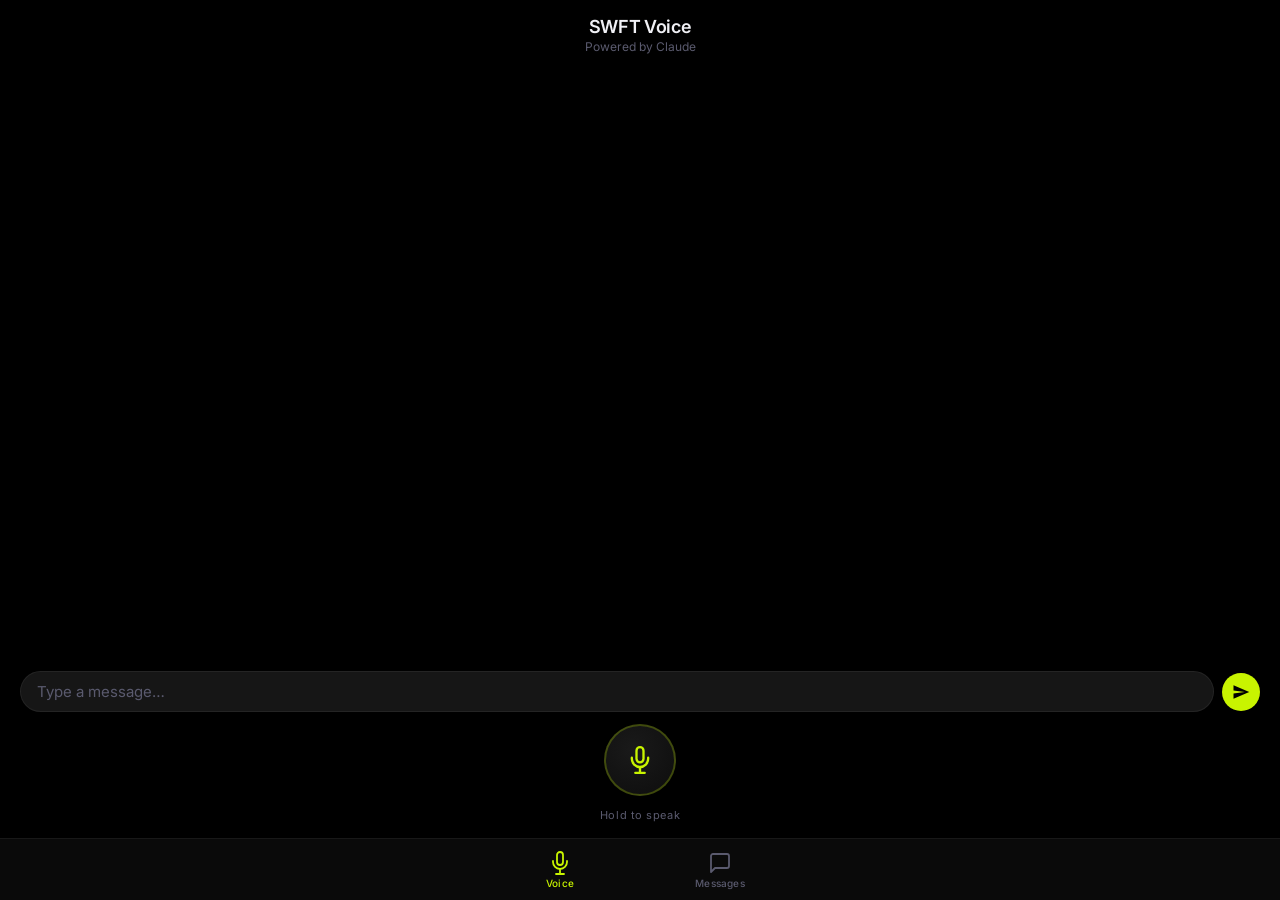
<file: index.html>
<!DOCTYPE html>
<html lang="en">
<head>
<meta charset="UTF-8">
<meta name="viewport" content="width=device-width, initial-scale=1.0, maximum-scale=1.0, user-scalable=no, viewport-fit=cover">
<title>SWFT Voice</title>
<link href="https://fonts.googleapis.com/css2?family=Inter:wght@300;400;500;600;700&display=swap" rel="stylesheet">
<style>
:root{--bg:#000;--surface:#0a0a0a;--surface2:#161616;--border:rgba(255,255,255,.06);--accent:#c8f400;--accent-dim:rgba(200,244,0,.25);--accent-glow:rgba(200,244,0,.12);--text:#f0f0f5;--text-sec:#8e8e93;--muted:#5a5a6e;--blue:#0b84fe;--gray:#2c2c2e;--red:#ff453a;--font:'Inter',-apple-system,BlinkMacSystemFont,sans-serif}
*{margin:0;padding:0;box-sizing:border-box;-webkit-tap-highlight-color:transparent}
html,body{height:100%;overflow:hidden}
body{background:var(--bg);color:var(--text);font-family:var(--font)}
#app{height:100%;display:flex;flex-direction:column}

@keyframes glow{0%,100%{box-shadow:0 0 20px rgba(200,244,0,.15),0 0 60px rgba(200,244,0,.08)}50%{box-shadow:0 0 30px rgba(200,244,0,.25),0 0 80px rgba(200,244,0,.15)}}
@keyframes rec-pulse{0%,100%{transform:scale(1)}50%{transform:scale(1.12)}}
@keyframes rec-ring{0%{transform:scale(1);opacity:.5}100%{transform:scale(2.2);opacity:0}}
@keyframes slide-up{from{opacity:0;transform:translateY(10px)}to{opacity:1;transform:translateY(0)}}
@keyframes dot-bounce{0%,60%,100%{opacity:.3;transform:translateY(0)}30%{opacity:1;transform:translateY(-4px)}}

.tab-bar{display:flex;justify-content:center;background:var(--surface);border-top:1px solid var(--border);padding:8px 0;padding-bottom:max(8px,env(safe-area-inset-bottom));flex-shrink:0}
.tab-btn{flex:1;max-width:160px;display:flex;flex-direction:column;align-items:center;gap:3px;background:none;border:none;color:var(--muted);font:500 10px/1 var(--font);letter-spacing:.02em;cursor:pointer;padding:4px 0;transition:color .2s}
.tab-btn svg{width:24px;height:24px;fill:none;stroke:currentColor;stroke-width:1.8;stroke-linecap:round;stroke-linejoin:round}
.tab-btn.active{color:var(--accent)}
.page{flex:1;display:flex;flex-direction:column;overflow:hidden;min-height:0}

.v-header{text-align:center;padding:16px 20px 8px;flex-shrink:0}
.v-header h1{font-size:18px;font-weight:600;letter-spacing:-.02em}
.v-header p{font-size:12px;color:var(--muted);margin-top:2px}
.v-thread{flex:1;overflow-y:auto;padding:12px 20px;display:flex;flex-direction:column;gap:10px;min-height:0;-webkit-mask-image:linear-gradient(to bottom,transparent 0%,#000 8%,#000 100%);mask-image:linear-gradient(to bottom,transparent 0%,#000 8%,#000 100%)}
.v-thread::-webkit-scrollbar{display:none}

.bubble{max-width:82%;padding:10px 14px;border-radius:18px;font-size:14px;line-height:1.45;animation:slide-up .25s ease-out}
.bubble.user{align-self:flex-end;background:var(--blue);color:#fff;border-bottom-right-radius:6px}
.bubble.ai{align-self:flex-start;background:var(--gray);color:var(--text);border-bottom-left-radius:6px}
.bubble .ts{font-size:10px;color:rgba(255,255,255,.35);margin-top:4px}

.typing{display:flex;gap:4px;padding:12px 16px;align-self:flex-start;background:var(--gray);border-radius:18px;border-bottom-left-radius:6px;animation:slide-up .2s ease-out}
.typing span{width:7px;height:7px;background:var(--muted);border-radius:50%;animation:dot-bounce 1.4s infinite}
.typing span:nth-child(2){animation-delay:.2s}
.typing span:nth-child(3){animation-delay:.4s}

.v-controls{flex-shrink:0;display:flex;flex-direction:column;align-items:center;padding:10px 20px 16px;gap:12px}
.v-input-row{display:flex;width:100%;gap:8px;align-items:center}
.v-input{flex:1;background:var(--surface2);border:1px solid var(--border);border-radius:22px;padding:10px 16px;color:var(--text);font:15px var(--font);outline:none;transition:border-color .2s}
.v-input:focus{border-color:var(--accent-dim)}
.v-input::placeholder{color:var(--muted)}
.send-btn{width:38px;height:38px;border-radius:50%;background:var(--accent);border:none;cursor:pointer;display:flex;align-items:center;justify-content:center;flex-shrink:0;transition:transform .15s}
.send-btn:active{transform:scale(.92)}
.send-btn svg{width:18px;height:18px;fill:#000}

.mic-wrap{position:relative;display:flex;align-items:center;justify-content:center}
.mic-btn{width:72px;height:72px;border-radius:50%;background:radial-gradient(circle at 40% 35%,#1a1a1a,#0d0d0d);border:2px solid var(--accent-dim);cursor:pointer;display:flex;align-items:center;justify-content:center;animation:glow 3s ease-in-out infinite;z-index:2;touch-action:none;user-select:none;transition:border-color .2s}
.mic-btn svg{width:28px;height:28px;fill:none;stroke:var(--accent);stroke-width:2;stroke-linecap:round;stroke-linejoin:round;transition:stroke .2s}
.mic-btn.rec{border-color:var(--red);animation:rec-pulse 1s ease-in-out infinite}
.mic-btn.rec svg{stroke:var(--red)}
.mic-ring{position:absolute;width:72px;height:72px;border-radius:50%;border:1.5px solid var(--accent-dim);opacity:0;pointer-events:none;z-index:1}
.mic-btn.rec~.mic-ring{border-color:rgba(255,69,58,.3);animation:rec-ring 1.5s ease-out infinite}
.mic-label{font-size:11px;color:var(--muted);letter-spacing:.05em}

.m-header{display:flex;align-items:center;justify-content:space-between;padding:14px 20px 10px;flex-shrink:0}
.m-header h1{font-size:28px;font-weight:700;letter-spacing:-.03em}
.m-header button{font:500 14px var(--font);color:var(--accent);background:none;border:none;cursor:pointer}
.m-search{margin:0 20px 10px;padding:9px 14px;background:var(--surface2);border:none;border-radius:12px;color:var(--text);font:14px var(--font);width:calc(100% - 40px);outline:none}
.m-search::placeholder{color:var(--muted)}
.m-list{flex:1;overflow-y:auto;min-height:0}
.m-list::-webkit-scrollbar{display:none}
.m-row{display:flex;align-items:center;gap:12px;padding:12px 20px;cursor:pointer;transition:background .15s;border-bottom:1px solid var(--border)}
.m-row:active{background:var(--surface2)}
.avatar{width:48px;height:48px;border-radius:50%;flex-shrink:0;display:flex;align-items:center;justify-content:center;font-size:18px;font-weight:600;color:#fff}
.m-info{flex:1;min-width:0}
.m-top{display:flex;justify-content:space-between;align-items:baseline;gap:8px}
.m-name{font-size:15px;font-weight:600;white-space:nowrap;overflow:hidden;text-overflow:ellipsis}
.m-time{font-size:12px;color:var(--muted);flex-shrink:0}
.m-preview{font-size:13px;color:var(--text-sec);white-space:nowrap;overflow:hidden;text-overflow:ellipsis;margin-top:2px}
.badge{display:inline-flex;align-items:center;gap:3px;background:var(--accent-glow);color:var(--accent);font-size:10px;font-weight:600;padding:2px 7px;border-radius:6px;margin-left:6px;vertical-align:middle}
.badge svg{width:10px;height:10px;fill:var(--accent)}
.dot{width:10px;height:10px;border-radius:50%;background:var(--accent);flex-shrink:0}
</style>
</head>
<body>
<div id="app"></div>
<script>
function _d(a){return a.map(function(n){return String.fromCharCode(n^42)}).join('')}
var EK=_d([89,65,117,72,75,29,19,28,73,30,75,76,72,27,24,29,30,73,31,24,24,72,24,19,31,24,75,26,26,29,29,26,24,26,27,30,73,19,26,25,76,27,19,76,18,72,24,75,19,31,25]);
var CK=_d([89,65,7,75,68,94,7,75,90,67,26,25,7,19,122,111,95,91,83,89,92,101,96,93,93,30,99,111,65,96,76,88,65,70,29,95,73,24,29,26,111,120,121,103,64,117,67,72,27,101,80,109,124,66,26,101,76,127,30,67,24,102,98,91,29,88,77,26,68,92,102,69,7,104,18,127,89,121,88,66,123,120,104,82,99,27,31,29,96,18,90,121,97,114,117,126,80,76,107,7,127,77,104,91,29,107,107,107]);
var VID='21m00Tcm4TlvDq8ikWAM';

var hist=[];
function askClaude(t){
  hist.push({role:'user',content:t});
  return fetch('https://api.anthropic.com/v1/messages',{
    method:'POST',
    headers:{'Content-Type':'application/json','x-api-key':CK,'anthropic-version':'2023-06-01','anthropic-dangerous-direct-browser-access':'true'},
    body:JSON.stringify({model:'claude-sonnet-4-6',max_tokens:300,system:'You are SWFT, a friendly and concise AI voice assistant. Keep responses to 1\u20133 sentences since they will be spoken aloud. Be warm, helpful, and conversational. Never use markdown, lists, or formatting\u2014just natural spoken text.',messages:hist})
  }).then(function(r){if(!r.ok)throw new Error(r.status);return r.json()})
  .then(function(d){var reply=d.content[0].text;hist.push({role:'assistant',content:reply});if(hist.length>20)hist=hist.slice(-20);return reply});
}

function speak(t){
  fetch('https://api.elevenlabs.io/v1/text-to-speech/'+VID+'/stream',{
    method:'POST',
    headers:{'Content-Type':'application/json','xi-api-key':EK},
    body:JSON.stringify({text:t,model_id:'eleven_flash_v2_5',voice_settings:{stability:.5,similarity_boost:.8}})
  }).then(function(r){if(!r.ok)throw new Error(r.status);return r.blob()})
  .then(function(b){var u=URL.createObjectURL(b);var a=new Audio(u);a.play();a.onended=function(){URL.revokeObjectURL(u)}})
  .catch(function(){if(window.speechSynthesis)window.speechSynthesis.speak(new SpeechSynthesisUtterance(t))});
}

function voicePage(el){
  var msgs=[],rec=false,recog=null,tx='';
  var SR=window.SpeechRecognition||window.webkitSpeechRecognition;
  if(SR){recog=new SR();recog.continuous=true;recog.interimResults=false;recog.lang='en-US'}
  function ts(){return new Date().toLocaleTimeString([],{hour:'2-digit',minute:'2-digit'})}
  function scroll(){var t=el.querySelector('.v-thread');if(t)t.scrollTop=t.scrollHeight}
  function draw(){
    var html=msgs.map(function(m){return'<div class="bubble '+m.f+'"><div>'+m.t+'</div><div class="ts">'+m.a+'</div></div>'}).join('');
    el.innerHTML='<div class="page"><div class="v-header"><h1>SWFT Voice</h1><p>Powered by Claude</p></div><div class="v-thread">'+html+'</div><div class="v-controls"><div class="v-input-row"><input class="v-input" id="vi" type="text" placeholder="Type a message\u2026" autocomplete="off"><button class="send-btn" id="vs"><svg viewBox="0 0 24 24"><path d="M2.01 21L23 12 2.01 3 2 10l15 2-15 2z"/></svg></button></div><div class="mic-wrap"><button class="mic-btn" id="vm"><svg viewBox="0 0 24 24"><rect x="9" y="1" width="6" height="13" rx="3"/><path d="M19 10v1a7 7 0 0 1-14 0v-1"/><line x1="12" y1="19" x2="12" y2="23"/><line x1="8" y1="23" x2="16" y2="23"/></svg></button><div class="mic-ring"></div></div><div class="mic-label" id="vl">Hold to speak</div></div></div>';
    scroll();bindV();
  }
  function add(f,t){msgs.push({f:f,t:t,a:ts()});draw()}
  function go(t){
    if(!t)return;add('user',t);
    var th=el.querySelector('.v-thread'),dot=document.createElement('div');
    dot.className='typing';dot.innerHTML='<span></span><span></span><span></span>';
    th.appendChild(dot);scroll();
    askClaude(t).then(function(r){dot.remove();add('ai',r);speak(r)}).catch(function(){dot.remove();add('ai','Something went wrong. Try again!')});
  }
  function bindV(){
    var mic=document.getElementById('vm'),lbl=document.getElementById('vl'),inp=document.getElementById('vi'),btn=document.getElementById('vs');
    mic.addEventListener('pointerdown',function(e){e.preventDefault();mic.setPointerCapture(e.pointerId);rec=true;tx='';mic.classList.add('rec');lbl.textContent='Listening\u2026';if(recog){recog.onresult=function(ev){for(var i=ev.resultIndex;i<ev.results.length;i++)if(ev.results[i].isFinal)tx+=ev.results[i][0].transcript};recog.onerror=function(){};try{recog.start()}catch(x){}}});
    mic.addEventListener('pointerup',function(e){e.preventDefault();if(!rec)return;rec=false;mic.classList.remove('rec');lbl.textContent='Hold to speak';if(recog)recog.stop();setTimeout(function(){go(tx.trim())},300)});
    mic.addEventListener('pointercancel',function(){rec=false;mic.classList.remove('rec');lbl.textContent='Hold to speak';if(recog)recog.stop()});
    btn.addEventListener('click',function(){go(inp.value.trim());inp.value=''});
    inp.addEventListener('keydown',function(e){if(e.key==='Enter'){e.preventDefault();go(inp.value.trim());inp.value=''}});
  }
  draw();
}

var convos=[
  {n:'Sarah Chen',i:'SC',bg:'#5856d6',m:'Sounds good! See you at 7',t:'2:14 PM',u:true,ai:false},
  {n:'SWFT AI',i:'\u26A1',bg:'#1a1a1a',m:'Here\u2019s a summary of your meeting notes\u2026',t:'1:48 PM',u:true,ai:true,r:'#c8f400'},
  {n:'Mike Torres',i:'MT',bg:'#ff9500',m:'Did you see the game last night?',t:'12:30 PM',u:false,ai:false},
  {n:'Design Team',i:'DT',bg:'#30d158',m:'Alex: Updated the Figma file with new flows',t:'11:15 AM',u:false,ai:false},
  {n:'SWFT Drafts',i:'\u2726',bg:'#1a1a1a',m:'Draft: Follow-up email for client meeting',t:'10:02 AM',u:false,ai:true,r:'#c8f400'},
  {n:'Jordan Blake',i:'JB',bg:'#ff375f',m:'Thanks for the recommendation!',t:'9:45 AM',u:false,ai:false},
  {n:'Mom',i:'M',bg:'#af52de',m:'Call me when you get a chance honey',t:'Yesterday',u:false,ai:false},
  {n:'Priya Patel',i:'PP',bg:'#007aff',m:'The report is attached. Let me know!',t:'Yesterday',u:false,ai:false},
  {n:'SWFT AI',i:'\u26A1',bg:'#1a1a1a',m:'Reminder: Your flight is at 6:30 AM tomorrow',t:'Yesterday',u:false,ai:true,r:'#c8f400'},
  {n:'Running Club',i:'RC',bg:'#00c7be',m:'Next run is Saturday at 8am, Lake Trail',t:'Monday',u:false,ai:false},
  {n:'David Kim',i:'DK',bg:'#ff6482',m:'Let\u2019s catch up over coffee this week?',t:'Monday',u:false,ai:false}
];

function msgPage(el){
  el.innerHTML='<div class="page"><div class="m-header"><button>Edit</button><h1>Messages</h1><button style="font-size:20px">\u270E</button></div><input class="m-search" type="text" placeholder="Search"><div class="m-list">'+convos.map(function(c){
    var s=c.r?'background:'+c.bg+';border:2px solid '+c.r:'background:'+c.bg;
    var b=c.ai?'<span class="badge"><svg viewBox="0 0 12 12"><polygon points="6,0 7.5,4.5 12,4.5 8.25,7.5 9.75,12 6,9 2.25,12 3.75,7.5 0,4.5 4.5,4.5"/></svg>SWFT</span>':'';
    var d=c.u?'<div class="dot"></div>':'';
    return'<div class="m-row"><div class="avatar" style="'+s+'">'+c.i+'</div><div class="m-info"><div class="m-top"><span class="m-name">'+c.n+b+'</span><span class="m-time">'+c.t+'</span></div><div class="m-preview">'+c.m+'</div></div>'+d+'</div>';
  }).join('')+'</div></div>';
}

var cur='voice',P={voice:voicePage,messages:msgPage};
var micSvg='<svg viewBox="0 0 24 24"><rect x="9" y="1" width="6" height="13" rx="3"/><path d="M19 10v1a7 7 0 0 1-14 0v-1"/><line x1="12" y1="19" x2="12" y2="23"/><line x1="8" y1="23" x2="16" y2="23"/></svg>';
var chatSvg='<svg viewBox="0 0 24 24"><path d="M21 15a2 2 0 0 1-2 2H7l-4 4V5a2 2 0 0 1 2-2h14a2 2 0 0 1 2 2z"/></svg>';

function app(){
  var a=document.getElementById('app');
  a.innerHTML='<div id="pg"></div><nav class="tab-bar"><button class="tab-btn'+(cur==='voice'?' active':'')+'" data-p="voice">'+micSvg+'Voice</button><button class="tab-btn'+(cur==='messages'?' active':'')+'" data-p="messages">'+chatSvg+'Messages</button></nav>';
  var pg=document.getElementById('pg');
  pg.style.cssText='flex:1;display:flex;flex-direction:column;overflow:hidden;min-height:0';
  P[cur](pg);
  a.querySelectorAll('.tab-btn').forEach(function(b){b.addEventListener('click',function(){if(b.dataset.p!==cur){cur=b.dataset.p;app()}})});
}
app();
</script>
</body>
</html>
</file>
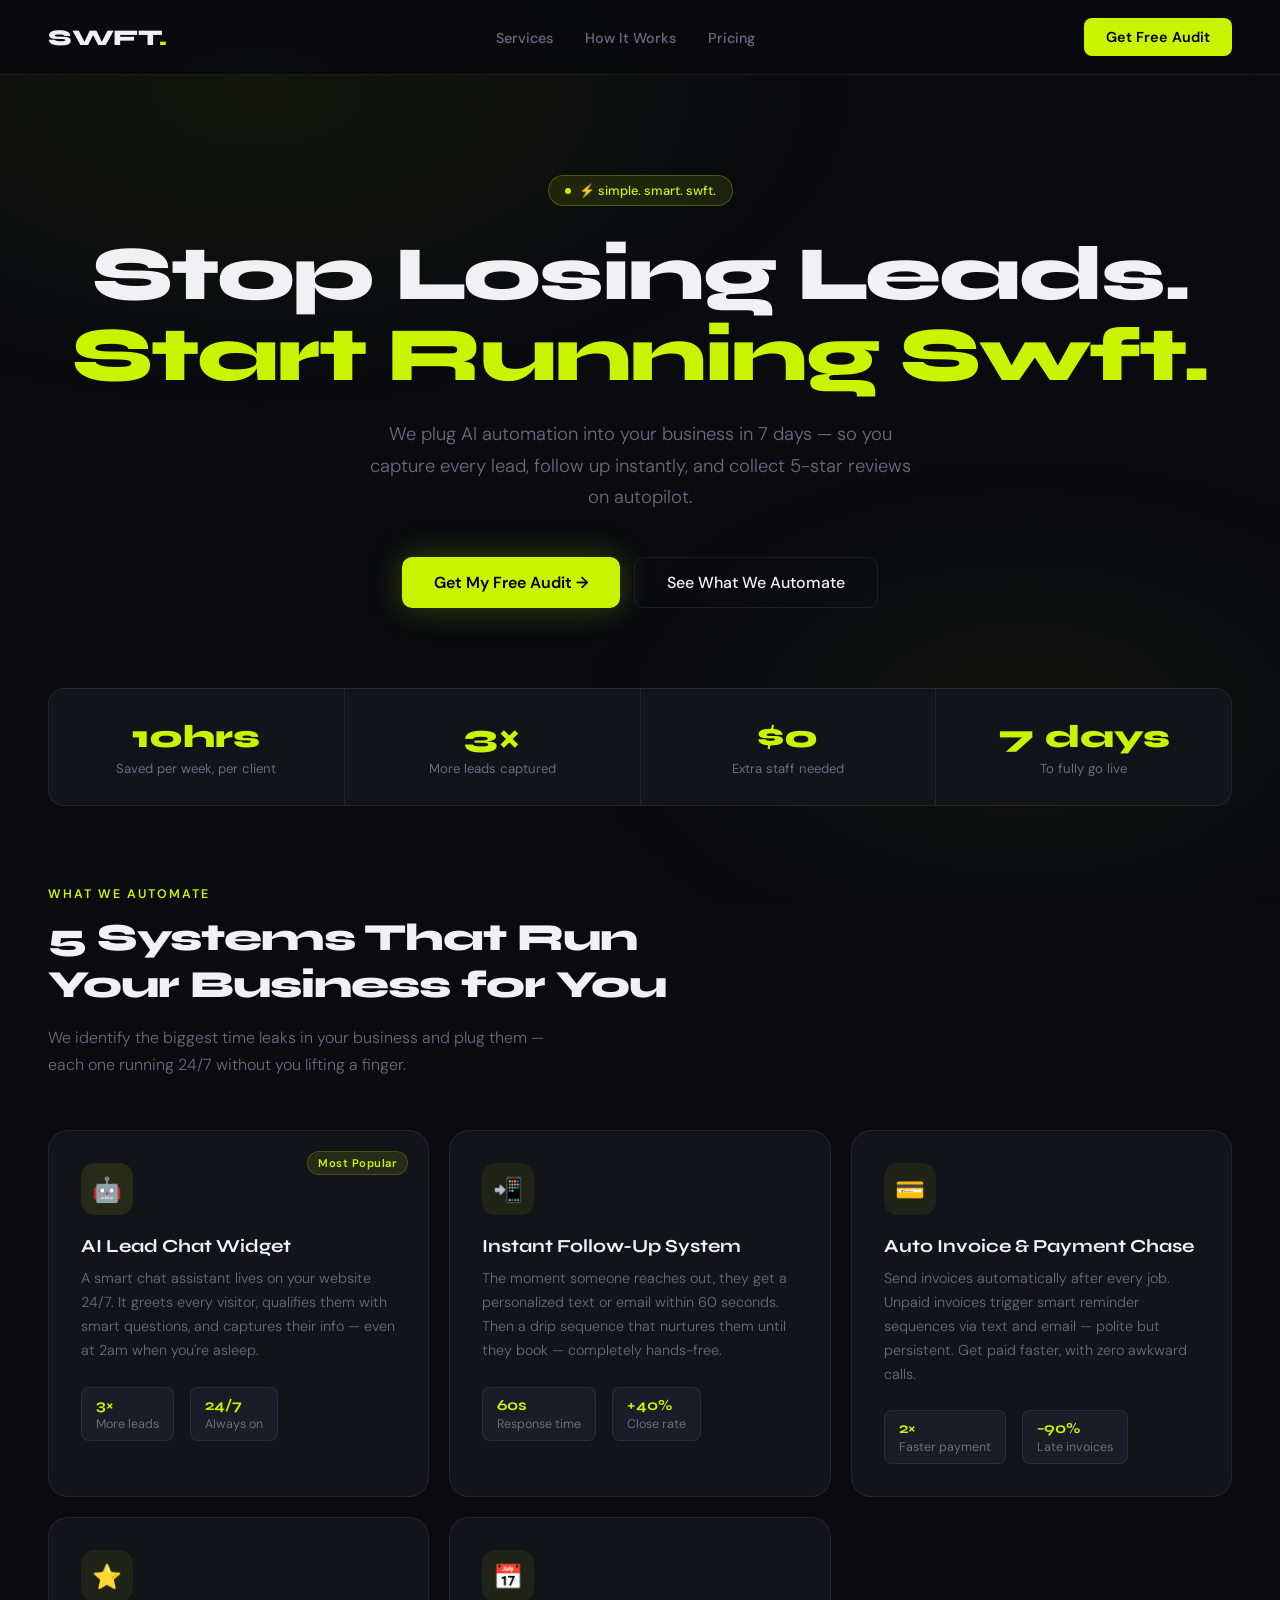
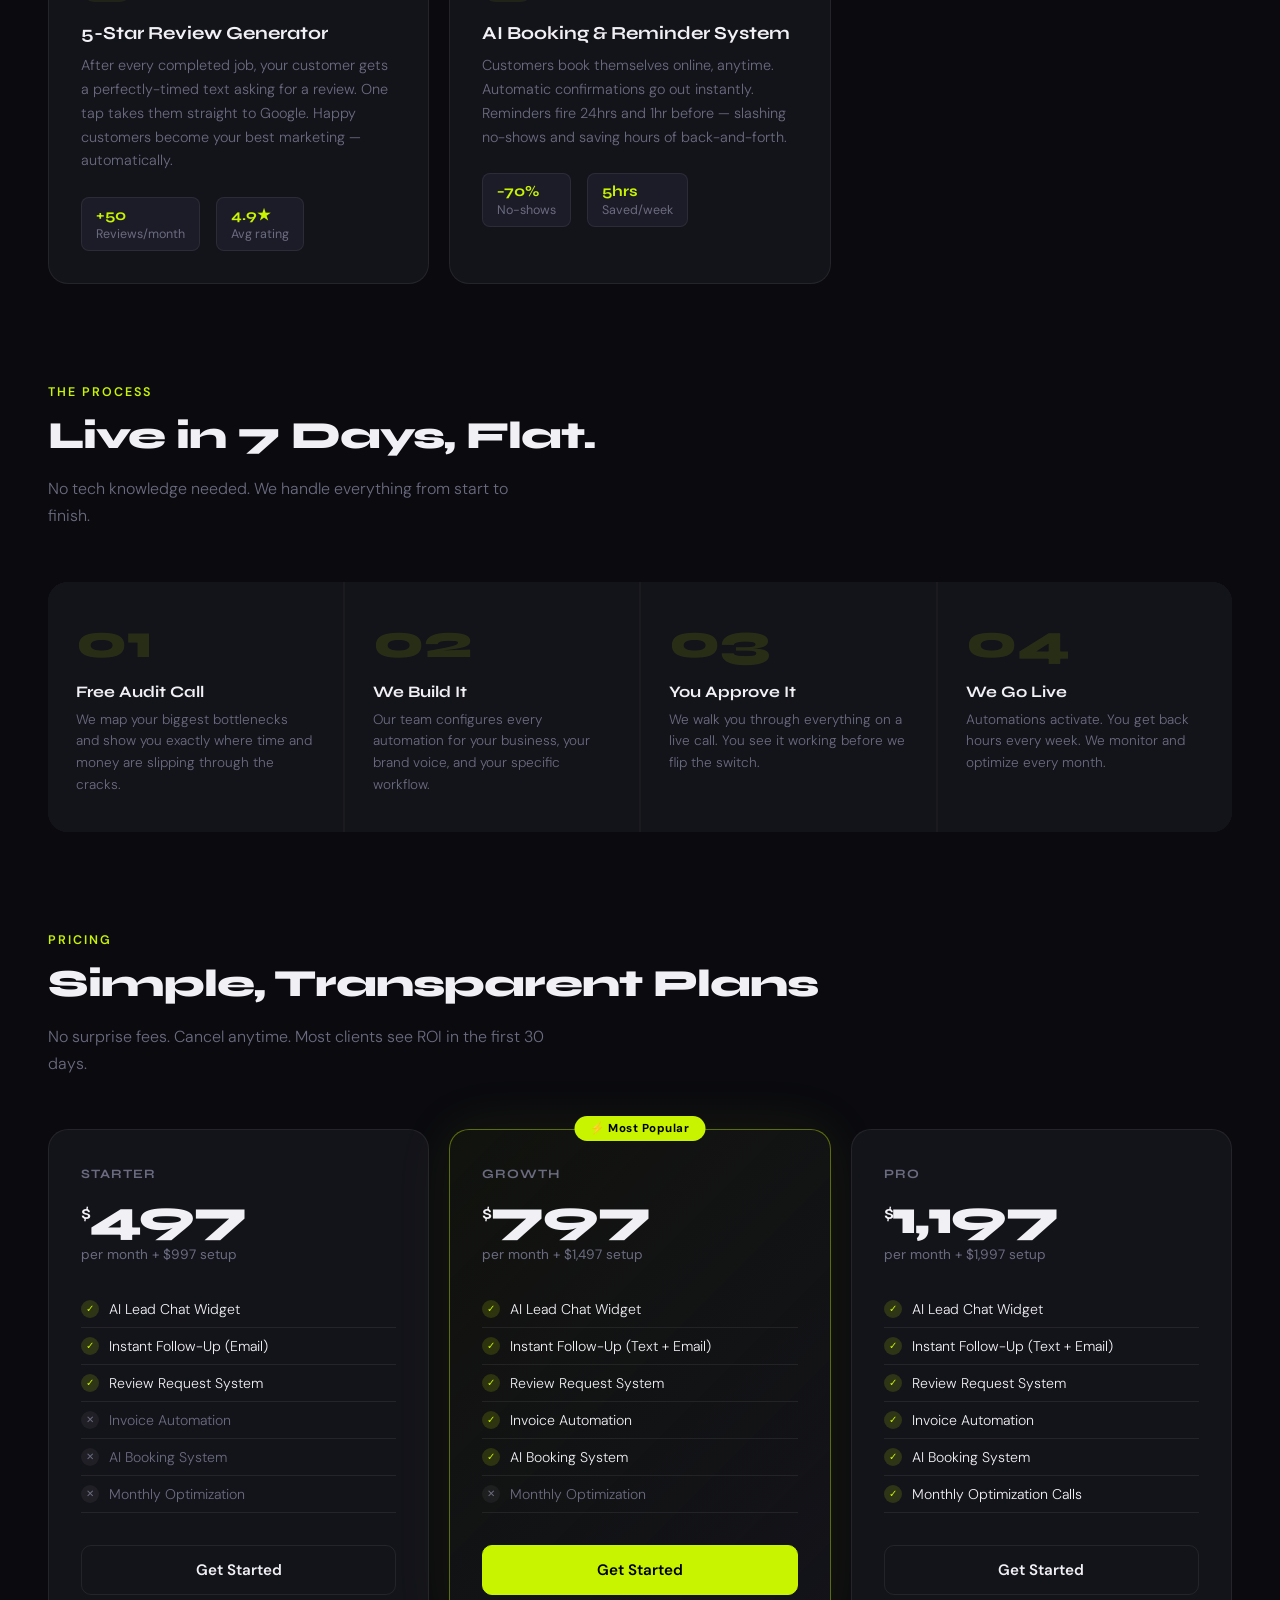
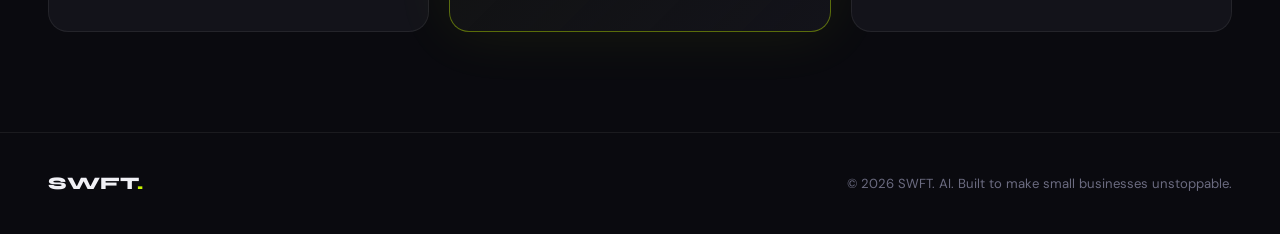
<file: SWFT Ai.html>
<!DOCTYPE html>
<html lang="en">
<head>
<meta charset="UTF-8">
<meta name="viewport" content="width=device-width, initial-scale=1.0">
<title>SWFT. AI — Simple. Smart. Swft.</title>
<link href="https://fonts.googleapis.com/css2?family=Syne:wght@400;600;700;800&family=DM+Sans:ital,wght@0,300;0,400;0,500;1,300&display=swap" rel="stylesheet">
<style>
  :root {
    --bg: #0a0a0f;
    --surface: #13131a;
    --surface2: #1c1c28;
    --border: rgba(255,255,255,0.07);
    --accent: #c8f400;
    --accent2: #a0c400;
    --accent3: #e0ff60;
    --text: #f0f0f5;
    --muted: #6b6b80;
    --card-glow: rgba(200, 244, 0, 0.05);
  }

  * { margin: 0; padding: 0; box-sizing: border-box; }

  body {
    background: var(--bg);
    color: var(--text);
    font-family: 'DM Sans', sans-serif;
    min-height: 100vh;
    overflow-x: hidden;
  }

  /* Background mesh */
  body::before {
    content: '';
    position: fixed;
    inset: 0;
    background:
      radial-gradient(ellipse 80% 60% at 20% 10%, rgba(200,244,0,0.05) 0%, transparent 60%),
      radial-gradient(ellipse 60% 50% at 80% 80%, rgba(180,220,0,0.04) 0%, transparent 60%);
    pointer-events: none;
    z-index: 0;
  }

  /* ─── NAV ─── */
  nav {
    position: sticky;
    top: 0;
    z-index: 100;
    display: flex;
    align-items: center;
    justify-content: space-between;
    padding: 18px 48px;
    background: rgba(10,10,15,0.85);
    backdrop-filter: blur(20px);
    border-bottom: 1px solid var(--border);
  }

  .logo {
    font-family: 'Syne', sans-serif;
    font-weight: 800;
    font-size: 1.4rem;
    letter-spacing: -0.5px;
  }

  .logo span { color: var(--accent); }

  .nav-links {
    display: flex;
    gap: 32px;
    list-style: none;
  }

  .nav-links a {
    color: var(--muted);
    text-decoration: none;
    font-size: 0.9rem;
    font-weight: 500;
    transition: color 0.2s;
  }

  .nav-links a:hover { color: var(--text); }

  .nav-cta {
    background: var(--accent);
    color: #000;
    border: none;
    padding: 10px 22px;
    border-radius: 8px;
    font-family: 'DM Sans', sans-serif;
    font-weight: 600;
    font-size: 0.9rem;
    cursor: pointer;
    transition: opacity 0.2s, transform 0.2s;
  }

  .nav-cta:hover { opacity: 0.88; transform: translateY(-1px); }

  /* ─── HERO ─── */
  .hero {
    position: relative;
    z-index: 1;
    text-align: center;
    padding: 100px 24px 80px;
  }

  .hero-badge {
    display: inline-flex;
    align-items: center;
    gap: 8px;
    background: rgba(200,244,0,0.1);
    border: 1px solid rgba(200,244,0,0.25);
    color: var(--accent);
    padding: 6px 16px;
    border-radius: 100px;
    font-size: 0.8rem;
    font-weight: 500;
    margin-bottom: 28px;
    animation: fadeUp 0.6s ease both;
  }

  .hero-badge::before {
    content: '';
    width: 6px; height: 6px;
    background: var(--accent);
    border-radius: 50%;
    animation: pulse 2s infinite;
  }

  @keyframes pulse {
    0%, 100% { opacity: 1; transform: scale(1); }
    50% { opacity: 0.5; transform: scale(0.8); }
  }

  h1 {
    font-family: 'Syne', sans-serif;
    font-size: clamp(2.8rem, 6vw, 5rem);
    font-weight: 800;
    line-height: 1.05;
    letter-spacing: -2px;
    margin-bottom: 24px;
    animation: fadeUp 0.6s 0.1s ease both;
  }

  h1 em {
    font-style: normal;
    color: var(--accent);
  }

  .hero-sub {
    font-size: 1.15rem;
    color: var(--muted);
    max-width: 560px;
    margin: 0 auto 44px;
    line-height: 1.7;
    font-weight: 300;
    animation: fadeUp 0.6s 0.2s ease both;
  }

  .hero-actions {
    display: flex;
    gap: 14px;
    justify-content: center;
    flex-wrap: wrap;
    animation: fadeUp 0.6s 0.3s ease both;
  }

  .btn-primary {
    background: var(--accent);
    color: #000;
    border: none;
    padding: 14px 32px;
    border-radius: 10px;
    font-family: 'DM Sans', sans-serif;
    font-weight: 600;
    font-size: 1rem;
    cursor: pointer;
    transition: transform 0.2s, box-shadow 0.2s;
    box-shadow: 0 0 32px rgba(200,244,0,0.25);
  }

  .btn-primary:hover {
    transform: translateY(-2px);
    box-shadow: 0 0 48px rgba(200,244,0,0.4);
  }

  .btn-ghost {
    background: transparent;
    color: var(--text);
    border: 1px solid var(--border);
    padding: 14px 32px;
    border-radius: 10px;
    font-family: 'DM Sans', sans-serif;
    font-weight: 500;
    font-size: 1rem;
    cursor: pointer;
    transition: border-color 0.2s, background 0.2s;
  }

  .btn-ghost:hover {
    border-color: rgba(255,255,255,0.2);
    background: rgba(255,255,255,0.04);
  }

  @keyframes fadeUp {
    from { opacity: 0; transform: translateY(24px); }
    to { opacity: 1; transform: translateY(0); }
  }

  /* ─── STATS BAR ─── */
  .stats-bar {
    position: relative;
    z-index: 1;
    display: flex;
    justify-content: center;
    gap: 0;
    margin: 0 48px 80px;
    background: var(--surface);
    border: 1px solid var(--border);
    border-radius: 16px;
    overflow: hidden;
    animation: fadeUp 0.6s 0.4s ease both;
  }

  .stat {
    flex: 1;
    padding: 28px 24px;
    text-align: center;
    border-right: 1px solid var(--border);
  }

  .stat:last-child { border-right: none; }

  .stat-num {
    font-family: 'Syne', sans-serif;
    font-size: 2rem;
    font-weight: 800;
    color: var(--accent);
  }

  .stat-label {
    font-size: 0.82rem;
    color: var(--muted);
    margin-top: 4px;
    font-weight: 400;
  }

  /* ─── SECTION ─── */
  section {
    position: relative;
    z-index: 1;
    padding: 0 48px 100px;
  }

  .section-label {
    font-size: 0.78rem;
    font-weight: 600;
    letter-spacing: 2px;
    text-transform: uppercase;
    color: var(--accent);
    margin-bottom: 12px;
  }

  .section-title {
    font-family: 'Syne', sans-serif;
    font-size: clamp(1.8rem, 3vw, 2.6rem);
    font-weight: 800;
    letter-spacing: -1px;
    margin-bottom: 16px;
  }

  .section-sub {
    color: var(--muted);
    font-size: 1rem;
    max-width: 500px;
    line-height: 1.7;
    margin-bottom: 52px;
    font-weight: 300;
  }

  /* ─── SERVICE CARDS ─── */
  .services-grid {
    display: grid;
    grid-template-columns: repeat(auto-fit, minmax(320px, 1fr));
    gap: 20px;
  }

  .service-card {
    background: var(--surface);
    border: 1px solid var(--border);
    border-radius: 20px;
    padding: 32px;
    cursor: pointer;
    transition: transform 0.25s, border-color 0.25s, box-shadow 0.25s;
    position: relative;
    overflow: hidden;
  }

  .service-card::before {
    content: '';
    position: absolute;
    inset: 0;
    background: var(--card-glow);
    opacity: 0;
    transition: opacity 0.25s;
  }

  .service-card:hover {
    transform: translateY(-4px);
    border-color: rgba(200,244,0,0.3);
    box-shadow: 0 20px 60px rgba(0,0,0,0.4), 0 0 0 1px rgba(200,244,0,0.1);
  }

  .service-card:hover::before { opacity: 1; }

  .card-icon {
    width: 52px; height: 52px;
    border-radius: 14px;
    display: flex;
    align-items: center;
    justify-content: center;
    font-size: 1.5rem;
    margin-bottom: 20px;
    position: relative;
    z-index: 1;
  }

  .icon-green { background: rgba(200,244,0,0.1); }
  .icon-purple { background: rgba(200,244,0,0.07); }
  .icon-blue { background: rgba(200,244,0,0.07); }
  .icon-orange { background: rgba(200,244,0,0.07); }
  .icon-red { background: rgba(200,244,0,0.07); }

  .card-title {
    font-family: 'Syne', sans-serif;
    font-size: 1.15rem;
    font-weight: 700;
    margin-bottom: 10px;
    position: relative;
    z-index: 1;
  }

  .card-desc {
    color: var(--muted);
    font-size: 0.9rem;
    line-height: 1.65;
    margin-bottom: 24px;
    font-weight: 300;
    position: relative;
    z-index: 1;
  }

  .card-metrics {
    display: flex;
    gap: 16px;
    position: relative;
    z-index: 1;
  }

  .metric {
    background: var(--surface2);
    border: 1px solid var(--border);
    border-radius: 8px;
    padding: 8px 14px;
    font-size: 0.78rem;
  }

  .metric-val {
    font-family: 'Syne', sans-serif;
    font-weight: 700;
    color: var(--accent);
    font-size: 0.95rem;
  }

  .metric-key { color: var(--muted); margin-top: 2px; }

  .card-tag {
    position: absolute;
    top: 20px; right: 20px;
    background: rgba(200,244,0,0.1);
    border: 1px solid rgba(200,244,0,0.2);
    color: var(--accent);
    font-size: 0.7rem;
    font-weight: 600;
    padding: 4px 10px;
    border-radius: 100px;
    letter-spacing: 0.5px;
  }

  /* ─── HOW IT WORKS ─── */
  .how-grid {
    display: grid;
    grid-template-columns: repeat(4, 1fr);
    gap: 2px;
    background: var(--border);
    border-radius: 20px;
    overflow: hidden;
  }

  .how-step {
    background: var(--surface);
    padding: 36px 28px;
    position: relative;
  }

  .step-num {
    font-family: 'Syne', sans-serif;
    font-size: 3rem;
    font-weight: 800;
    color: rgba(200,244,0,0.12);
    line-height: 1;
    margin-bottom: 16px;
  }

  .step-title {
    font-family: 'Syne', sans-serif;
    font-weight: 700;
    font-size: 1rem;
    margin-bottom: 8px;
  }

  .step-desc {
    color: var(--muted);
    font-size: 0.85rem;
    line-height: 1.6;
    font-weight: 300;
  }

  /* ─── PRICING ─── */
  .pricing-grid {
    display: grid;
    grid-template-columns: repeat(3, 1fr);
    gap: 20px;
  }

  .pricing-card {
    background: var(--surface);
    border: 1px solid var(--border);
    border-radius: 20px;
    padding: 36px 32px;
    position: relative;
    transition: transform 0.25s;
  }

  .pricing-card:hover { transform: translateY(-4px); }

  .pricing-card.featured {
    border-color: rgba(200,244,0,0.4);
    background: linear-gradient(135deg, rgba(200,244,0,0.04) 0%, var(--surface) 100%);
    box-shadow: 0 0 60px rgba(200,244,0,0.08);
  }

  .plan-badge {
    position: absolute;
    top: -14px;
    left: 50%;
    transform: translateX(-50%);
    background: var(--accent);
    color: #000;
    font-size: 0.72rem;
    font-weight: 700;
    padding: 5px 16px;
    border-radius: 100px;
    letter-spacing: 0.5px;
    white-space: nowrap;
  }

  .plan-name {
    font-family: 'Syne', sans-serif;
    font-weight: 700;
    font-size: 1rem;
    color: var(--muted);
    margin-bottom: 12px;
    text-transform: uppercase;
    letter-spacing: 1px;
    font-size: 0.8rem;
  }

  .plan-price {
    font-family: 'Syne', sans-serif;
    font-size: 3rem;
    font-weight: 800;
    letter-spacing: -2px;
    line-height: 1;
    margin-bottom: 4px;
  }

  .plan-price sup {
    font-size: 1.2rem;
    font-weight: 600;
    vertical-align: top;
    margin-top: 10px;
    display: inline-block;
  }

  .plan-period { color: var(--muted); font-size: 0.85rem; margin-bottom: 28px; }

  .plan-features {
    list-style: none;
    margin-bottom: 32px;
  }

  .plan-features li {
    padding: 9px 0;
    border-bottom: 1px solid var(--border);
    font-size: 0.88rem;
    display: flex;
    align-items: center;
    gap: 10px;
    color: var(--muted);
    font-weight: 300;
  }

  .plan-features li.included { color: var(--text); }

  .check {
    width: 18px; height: 18px;
    border-radius: 50%;
    display: flex;
    align-items: center;
    justify-content: center;
    font-size: 0.65rem;
    flex-shrink: 0;
  }

  .check.yes { background: rgba(200,244,0,0.15); color: var(--accent); }
  .check.no { background: rgba(255,255,255,0.05); color: var(--muted); }

  .plan-btn {
    width: 100%;
    padding: 14px;
    border-radius: 10px;
    font-family: 'DM Sans', sans-serif;
    font-weight: 600;
    font-size: 0.95rem;
    cursor: pointer;
    transition: all 0.2s;
    border: 1px solid var(--border);
    background: transparent;
    color: var(--text);
  }

  .plan-btn:hover { background: rgba(255,255,255,0.06); }

  .plan-btn.accent-btn {
    background: var(--accent);
    color: #000;
    border-color: var(--accent);
  }

  .plan-btn.accent-btn:hover {
    opacity: 0.88;
    transform: translateY(-1px);
    box-shadow: 0 8px 32px rgba(200,244,0,0.25);
  }

  /* ─── MODAL ─── */
  .modal-overlay {
    display: none;
    position: fixed;
    inset: 0;
    background: rgba(0,0,0,0.75);
    backdrop-filter: blur(8px);
    z-index: 1000;
    align-items: center;
    justify-content: center;
    padding: 24px;
  }

  .modal-overlay.open { display: flex; }

  .modal {
    background: var(--surface);
    border: 1px solid rgba(200,244,0,0.2);
    border-radius: 24px;
    padding: 48px;
    max-width: 560px;
    width: 100%;
    position: relative;
    animation: modalIn 0.3s ease;
    box-shadow: 0 40px 120px rgba(0,0,0,0.6), 0 0 60px rgba(200,244,0,0.08);
  }

  @keyframes modalIn {
    from { opacity: 0; transform: scale(0.94) translateY(16px); }
    to { opacity: 1; transform: scale(1) translateY(0); }
  }

  .modal-close {
    position: absolute;
    top: 20px; right: 20px;
    background: rgba(255,255,255,0.07);
    border: none;
    color: var(--muted);
    width: 32px; height: 32px;
    border-radius: 8px;
    cursor: pointer;
    font-size: 1.1rem;
    display: flex;
    align-items: center;
    justify-content: center;
    transition: background 0.2s;
  }

  .modal-close:hover { background: rgba(255,255,255,0.12); }

  .modal h2 {
    font-family: 'Syne', sans-serif;
    font-size: 1.6rem;
    font-weight: 800;
    margin-bottom: 8px;
  }

  .modal-sub { color: var(--muted); font-size: 0.9rem; margin-bottom: 32px; line-height: 1.6; }

  .form-group { margin-bottom: 18px; }

  .form-group label {
    display: block;
    font-size: 0.82rem;
    font-weight: 500;
    color: var(--muted);
    margin-bottom: 8px;
    letter-spacing: 0.3px;
  }

  .form-group input,
  .form-group select {
    width: 100%;
    background: var(--surface2);
    border: 1px solid var(--border);
    color: var(--text);
    padding: 12px 16px;
    border-radius: 10px;
    font-family: 'DM Sans', sans-serif;
    font-size: 0.95rem;
    outline: none;
    transition: border-color 0.2s;
  }

  .form-group input:focus,
  .form-group select:focus {
    border-color: rgba(200,244,0,0.4);
  }

  .form-group select option { background: var(--surface2); }

  .form-row { display: grid; grid-template-columns: 1fr 1fr; gap: 14px; }

  .submit-btn {
    width: 100%;
    background: var(--accent);
    color: #000;
    border: none;
    padding: 15px;
    border-radius: 10px;
    font-family: 'DM Sans', sans-serif;
    font-weight: 700;
    font-size: 1rem;
    cursor: pointer;
    margin-top: 8px;
    transition: all 0.2s;
    box-shadow: 0 0 32px rgba(200,244,0,0.25);
  }

  .submit-btn:hover {
    opacity: 0.9;
    transform: translateY(-1px);
    box-shadow: 0 0 48px rgba(200,244,0,0.4);
  }

  /* ─── FOOTER ─── */
  footer {
    position: relative;
    z-index: 1;
    border-top: 1px solid var(--border);
    padding: 40px 48px;
    display: flex;
    align-items: center;
    justify-content: space-between;
  }

  .footer-logo {
    font-family: 'Syne', sans-serif;
    font-weight: 800;
    font-size: 1.1rem;
  }

  .footer-logo span { color: var(--accent); }

  footer p {
    color: var(--muted);
    font-size: 0.82rem;
  }

  /* ─── RESPONSIVE ─── */
  @media (max-width: 900px) {
    nav { padding: 16px 24px; }
    .nav-links { display: none; }
    section { padding: 0 24px 80px; }
    .stats-bar { margin: 0 24px 60px; flex-wrap: wrap; }
    .stat { min-width: 50%; border-right: none; border-bottom: 1px solid var(--border); }
    .how-grid { grid-template-columns: 1fr 1fr; }
    .pricing-grid { grid-template-columns: 1fr; }
    footer { flex-direction: column; gap: 12px; text-align: center; }
  }

  @media (max-width: 600px) {
    h1 { letter-spacing: -1px; }
    .how-grid { grid-template-columns: 1fr; }
    .modal { padding: 32px 24px; }
    .form-row { grid-template-columns: 1fr; }
  }

  /* Scroll reveal */
  .reveal {
    opacity: 0;
    transform: translateY(30px);
    transition: opacity 0.6s ease, transform 0.6s ease;
  }
  .reveal.visible {
    opacity: 1;
    transform: translateY(0);
  }
</style>
</head>
<body>

<!-- NAV -->
<nav>
  <div class="logo">SWFT<span>.</span></div>
  <ul class="nav-links">
    <li><a href="#services">Services</a></li>
    <li><a href="#how">How It Works</a></li>
    <li><a href="#pricing">Pricing</a></li>
  </ul>
  <button class="nav-cta" onclick="openModal()">Get Free Audit</button>
</nav>

<!-- HERO -->
<div class="hero">
  <div class="hero-badge">⚡ simple. smart. swft.</div>
  <h1>Stop Losing Leads.<br><em>Start Running Swft.</em></h1>
  <p class="hero-sub">We plug AI automation into your business in 7 days — so you capture every lead, follow up instantly, and collect 5-star reviews on autopilot.</p>
  <div class="hero-actions">
    <button class="btn-primary" onclick="openModal()">Get My Free Audit →</button>
    <button class="btn-ghost" onclick="document.getElementById('services').scrollIntoView({behavior:'smooth'})">See What We Automate</button>
  </div>
</div>

<!-- STATS BAR -->
<div class="stats-bar reveal">
  <div class="stat">
    <div class="stat-num">10hrs</div>
    <div class="stat-label">Saved per week, per client</div>
  </div>
  <div class="stat">
    <div class="stat-num">3×</div>
    <div class="stat-label">More leads captured</div>
  </div>
  <div class="stat">
    <div class="stat-num">$0</div>
    <div class="stat-label">Extra staff needed</div>
  </div>
  <div class="stat">
    <div class="stat-num">7 days</div>
    <div class="stat-label">To fully go live</div>
  </div>
</div>

<!-- SERVICES -->
<section id="services">
  <div class="section-label">What We Automate</div>
  <h2 class="section-title">5 Systems That Run<br>Your Business for You</h2>
  <p class="section-sub">We identify the biggest time leaks in your business and plug them — each one running 24/7 without you lifting a finger.</p>

  <div class="services-grid">

    <!-- 1 -->
    <div class="service-card reveal">
      <div class="card-tag">Most Popular</div>
      <div class="card-icon icon-green">🤖</div>
      <div class="card-title">AI Lead Chat Widget</div>
      <div class="card-desc">A smart chat assistant lives on your website 24/7. It greets every visitor, qualifies them with smart questions, and captures their info — even at 2am when you're asleep.</div>
      <div class="card-metrics">
        <div class="metric">
          <div class="metric-val">3×</div>
          <div class="metric-key">More leads</div>
        </div>
        <div class="metric">
          <div class="metric-val">24/7</div>
          <div class="metric-key">Always on</div>
        </div>
      </div>
    </div>

    <!-- 2 -->
    <div class="service-card reveal">
      <div class="card-icon icon-purple">📲</div>
      <div class="card-title">Instant Follow-Up System</div>
      <div class="card-desc">The moment someone reaches out, they get a personalized text or email within 60 seconds. Then a drip sequence that nurtures them until they book — completely hands-free.</div>
      <div class="card-metrics">
        <div class="metric">
          <div class="metric-val">60s</div>
          <div class="metric-key">Response time</div>
        </div>
        <div class="metric">
          <div class="metric-val">+40%</div>
          <div class="metric-key">Close rate</div>
        </div>
      </div>
    </div>

    <!-- 3 -->
    <div class="service-card reveal">
      <div class="card-icon icon-blue">💳</div>
      <div class="card-title">Auto Invoice & Payment Chase</div>
      <div class="card-desc">Send invoices automatically after every job. Unpaid invoices trigger smart reminder sequences via text and email — polite but persistent. Get paid faster, with zero awkward calls.</div>
      <div class="card-metrics">
        <div class="metric">
          <div class="metric-val">2×</div>
          <div class="metric-key">Faster payment</div>
        </div>
        <div class="metric">
          <div class="metric-val">−90%</div>
          <div class="metric-key">Late invoices</div>
        </div>
      </div>
    </div>

    <!-- 4 -->
    <div class="service-card reveal">
      <div class="card-icon icon-orange">⭐</div>
      <div class="card-title">5-Star Review Generator</div>
      <div class="card-desc">After every completed job, your customer gets a perfectly-timed text asking for a review. One tap takes them straight to Google. Happy customers become your best marketing — automatically.</div>
      <div class="card-metrics">
        <div class="metric">
          <div class="metric-val">+50</div>
          <div class="metric-key">Reviews/month</div>
        </div>
        <div class="metric">
          <div class="metric-val">4.9★</div>
          <div class="metric-key">Avg rating</div>
        </div>
      </div>
    </div>

    <!-- 5 -->
    <div class="service-card reveal">
      <div class="card-icon icon-red">📅</div>
      <div class="card-title">AI Booking & Reminder System</div>
      <div class="card-desc">Customers book themselves online, anytime. Automatic confirmations go out instantly. Reminders fire 24hrs and 1hr before — slashing no-shows and saving hours of back-and-forth.</div>
      <div class="card-metrics">
        <div class="metric">
          <div class="metric-val">−70%</div>
          <div class="metric-key">No-shows</div>
        </div>
        <div class="metric">
          <div class="metric-val">5hrs</div>
          <div class="metric-key">Saved/week</div>
        </div>
      </div>
    </div>

  </div>
</section>

<!-- HOW IT WORKS -->
<section id="how">
  <div class="section-label">The Process</div>
  <h2 class="section-title">Live in 7 Days, Flat.</h2>
  <p class="section-sub">No tech knowledge needed. We handle everything from start to finish.</p>

  <div class="how-grid reveal">
    <div class="how-step">
      <div class="step-num">01</div>
      <div class="step-title">Free Audit Call</div>
      <div class="step-desc">We map your biggest bottlenecks and show you exactly where time and money are slipping through the cracks.</div>
    </div>
    <div class="how-step">
      <div class="step-num">02</div>
      <div class="step-title">We Build It</div>
      <div class="step-desc">Our team configures every automation for your business, your brand voice, and your specific workflow.</div>
    </div>
    <div class="how-step">
      <div class="step-num">03</div>
      <div class="step-title">You Approve It</div>
      <div class="step-desc">We walk you through everything on a live call. You see it working before we flip the switch.</div>
    </div>
    <div class="how-step">
      <div class="step-num">04</div>
      <div class="step-title">We Go Live</div>
      <div class="step-desc">Automations activate. You get back hours every week. We monitor and optimize every month.</div>
    </div>
  </div>
</section>

<!-- PRICING -->
<section id="pricing">
  <div class="section-label">Pricing</div>
  <h2 class="section-title">Simple, Transparent Plans</h2>
  <p class="section-sub">No surprise fees. Cancel anytime. Most clients see ROI in the first 30 days.</p>

  <div class="pricing-grid reveal">

    <div class="pricing-card">
      <div class="plan-name">Starter</div>
      <div class="plan-price"><sup>$</sup>497</div>
      <div class="plan-period">per month + $997 setup</div>
      <ul class="plan-features">
        <li class="included"><span class="check yes">✓</span> AI Lead Chat Widget</li>
        <li class="included"><span class="check yes">✓</span> Instant Follow-Up (Email)</li>
        <li class="included"><span class="check yes">✓</span> Review Request System</li>
        <li><span class="check no">✕</span> Invoice Automation</li>
        <li><span class="check no">✕</span> AI Booking System</li>
        <li><span class="check no">✕</span> Monthly Optimization</li>
      </ul>
      <button class="plan-btn" onclick="openModal()">Get Started</button>
    </div>

    <div class="pricing-card featured">
      <div class="plan-badge">⚡ Most Popular</div>
      <div class="plan-name">Growth</div>
      <div class="plan-price"><sup>$</sup>797</div>
      <div class="plan-period">per month + $1,497 setup</div>
      <ul class="plan-features">
        <li class="included"><span class="check yes">✓</span> AI Lead Chat Widget</li>
        <li class="included"><span class="check yes">✓</span> Instant Follow-Up (Text + Email)</li>
        <li class="included"><span class="check yes">✓</span> Review Request System</li>
        <li class="included"><span class="check yes">✓</span> Invoice Automation</li>
        <li class="included"><span class="check yes">✓</span> AI Booking System</li>
        <li><span class="check no">✕</span> Monthly Optimization</li>
      </ul>
      <button class="plan-btn accent-btn" onclick="openModal()">Get Started</button>
    </div>

    <div class="pricing-card">
      <div class="plan-name">Pro</div>
      <div class="plan-price"><sup>$</sup>1,197</div>
      <div class="plan-period">per month + $1,997 setup</div>
      <ul class="plan-features">
        <li class="included"><span class="check yes">✓</span> AI Lead Chat Widget</li>
        <li class="included"><span class="check yes">✓</span> Instant Follow-Up (Text + Email)</li>
        <li class="included"><span class="check yes">✓</span> Review Request System</li>
        <li class="included"><span class="check yes">✓</span> Invoice Automation</li>
        <li class="included"><span class="check yes">✓</span> AI Booking System</li>
        <li class="included"><span class="check yes">✓</span> Monthly Optimization Calls</li>
      </ul>
      <button class="plan-btn" onclick="openModal()">Get Started</button>
    </div>

  </div>
</section>

<!-- FOOTER -->
<footer>
  <div class="footer-logo">SWFT<span>.</span></div>
  <p>© 2026 SWFT. AI. Built to make small businesses unstoppable.</p>
</footer>

<!-- MODAL -->
<div class="modal-overlay" id="modal" onclick="handleOverlayClick(event)">
  <div class="modal">
    <button class="modal-close" onclick="closeModal()">✕</button>
    <h2>Get Your Free Audit</h2>
    <p class="modal-sub">Tell us a bit about your business and we'll show you exactly which automations will make the biggest impact — no obligation, no fluff.</p>

    <div class="form-row">
      <div class="form-group">
        <label>First Name</label>
        <input type="text" placeholder="Jane">
      </div>
      <div class="form-group">
        <label>Last Name</label>
        <input type="text" placeholder="Smith">
      </div>
    </div>

    <div class="form-group">
      <label>Business Name</label>
      <input type="text" placeholder="Smith Roofing Co.">
    </div>

    <div class="form-row">
      <div class="form-group">
        <label>Phone Number</label>
        <input type="tel" placeholder="(555) 000-0000">
      </div>
      <div class="form-group">
        <label>Email Address</label>
        <input type="email" placeholder="jane@business.com">
      </div>
    </div>

    <div class="form-group">
      <label>Industry</label>
      <select>
        <option value="">Select your industry...</option>
        <option>Home Services / Contractor</option>
        <option>Dental / Medical</option>
        <option>Gym / Fitness Studio</option>
        <option>Restaurant / Food & Bev</option>
        <option>Real Estate</option>
        <option>Salon / Spa / Beauty</option>
        <option>Legal / Accounting</option>
        <option>Other</option>
      </select>
    </div>

    <div class="form-group">
      <label>Biggest Challenge Right Now</label>
      <select>
        <option value="">What's hurting you most?</option>
        <option>Missing leads / slow response</option>
        <option>No-shows and cancellations</option>
        <option>Getting paid on time</option>
        <option>Getting online reviews</option>
        <option>Too much admin work</option>
        <option>All of the above 😅</option>
      </select>
    </div>

    <button class="submit-btn" onclick="handleSubmit()">Book My Free Audit →</button>
  </div>
</div>

<script>
  // Modal
  function openModal() {
    document.getElementById('modal').classList.add('open');
    document.body.style.overflow = 'hidden';
  }

  function closeModal() {
    document.getElementById('modal').classList.remove('open');
    document.body.style.overflow = '';
  }

  function handleOverlayClick(e) {
    if (e.target === document.getElementById('modal')) closeModal();
  }

  function handleSubmit() {
    const btn = document.querySelector('.submit-btn');
    btn.textContent = '✅ Booked! We\'ll reach out within 24 hours.';
    btn.style.background = '#1a1a2e';
    btn.style.color = '#c8f400';
    btn.style.border = '1px solid rgba(200,244,0,0.3)';
    btn.disabled = true;
    setTimeout(closeModal, 2800);
  }

  // Scroll reveal
  const observer = new IntersectionObserver((entries) => {
    entries.forEach((e, i) => {
      if (e.isIntersecting) {
        setTimeout(() => e.target.classList.add('visible'), i * 80);
        observer.unobserve(e.target);
      }
    });
  }, { threshold: 0.1 });

  document.querySelectorAll('.reveal').forEach(el => observer.observe(el));

  // Smooth scroll for anchor links
  document.querySelectorAll('a[href^="#"]').forEach(a => {
    a.addEventListener('click', e => {
      e.preventDefault();
      document.querySelector(a.getAttribute('href'))?.scrollIntoView({ behavior: 'smooth' });
    });
  });
</script>
</body>
</html>
</file>
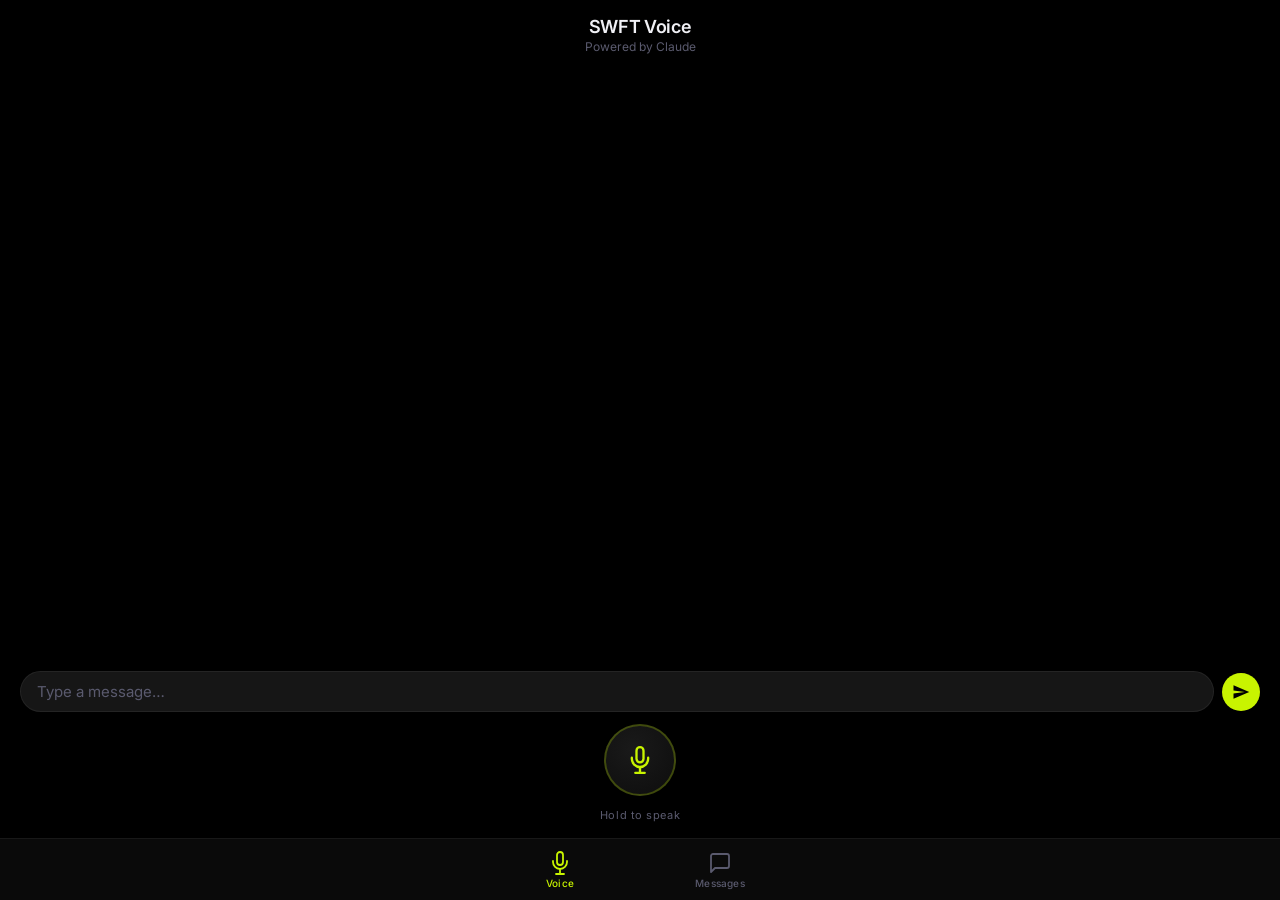
<file: swft-app.html>
<!DOCTYPE html>
<html lang="en">
<head>
<meta charset="UTF-8">
<meta name="viewport" content="width=device-width, initial-scale=1.0, maximum-scale=1.0, user-scalable=no, viewport-fit=cover">
<title>SWFT Voice</title>
<link href="https://fonts.googleapis.com/css2?family=Inter:wght@300;400;500;600;700&display=swap" rel="stylesheet">
<style>
:root{--bg:#000;--surface:#0a0a0a;--surface2:#161616;--border:rgba(255,255,255,.06);--accent:#c8f400;--accent-dim:rgba(200,244,0,.25);--accent-glow:rgba(200,244,0,.12);--text:#f0f0f5;--text-sec:#8e8e93;--muted:#5a5a6e;--blue:#0b84fe;--gray:#2c2c2e;--red:#ff453a;--font:'Inter',-apple-system,BlinkMacSystemFont,sans-serif}
*{margin:0;padding:0;box-sizing:border-box;-webkit-tap-highlight-color:transparent}
html,body{height:100%;overflow:hidden}
body{background:var(--bg);color:var(--text);font-family:var(--font)}
#app{height:100%;display:flex;flex-direction:column}

@keyframes glow{0%,100%{box-shadow:0 0 20px rgba(200,244,0,.15),0 0 60px rgba(200,244,0,.08)}50%{box-shadow:0 0 30px rgba(200,244,0,.25),0 0 80px rgba(200,244,0,.15)}}
@keyframes rec-pulse{0%,100%{transform:scale(1)}50%{transform:scale(1.12)}}
@keyframes rec-ring{0%{transform:scale(1);opacity:.5}100%{transform:scale(2.2);opacity:0}}
@keyframes slide-up{from{opacity:0;transform:translateY(10px)}to{opacity:1;transform:translateY(0)}}
@keyframes dot-bounce{0%,60%,100%{opacity:.3;transform:translateY(0)}30%{opacity:1;transform:translateY(-4px)}}

.tab-bar{display:flex;justify-content:center;background:var(--surface);border-top:1px solid var(--border);padding:8px 0;padding-bottom:max(8px,env(safe-area-inset-bottom));flex-shrink:0}
.tab-btn{flex:1;max-width:160px;display:flex;flex-direction:column;align-items:center;gap:3px;background:none;border:none;color:var(--muted);font:500 10px/1 var(--font);letter-spacing:.02em;cursor:pointer;padding:4px 0;transition:color .2s}
.tab-btn svg{width:24px;height:24px;fill:none;stroke:currentColor;stroke-width:1.8;stroke-linecap:round;stroke-linejoin:round}
.tab-btn.active{color:var(--accent)}
.page{flex:1;display:flex;flex-direction:column;overflow:hidden;min-height:0}

.v-header{text-align:center;padding:16px 20px 8px;flex-shrink:0}
.v-header h1{font-size:18px;font-weight:600;letter-spacing:-.02em}
.v-header p{font-size:12px;color:var(--muted);margin-top:2px}
.v-thread{flex:1;overflow-y:auto;padding:12px 20px;display:flex;flex-direction:column;gap:10px;min-height:0;-webkit-mask-image:linear-gradient(to bottom,transparent 0%,#000 8%,#000 100%);mask-image:linear-gradient(to bottom,transparent 0%,#000 8%,#000 100%)}
.v-thread::-webkit-scrollbar{display:none}

.bubble{max-width:82%;padding:10px 14px;border-radius:18px;font-size:14px;line-height:1.45;animation:slide-up .25s ease-out}
.bubble.user{align-self:flex-end;background:var(--blue);color:#fff;border-bottom-right-radius:6px}
.bubble.ai{align-self:flex-start;background:var(--gray);color:var(--text);border-bottom-left-radius:6px}
.bubble .ts{font-size:10px;color:rgba(255,255,255,.35);margin-top:4px}

.typing{display:flex;gap:4px;padding:12px 16px;align-self:flex-start;background:var(--gray);border-radius:18px;border-bottom-left-radius:6px;animation:slide-up .2s ease-out}
.typing span{width:7px;height:7px;background:var(--muted);border-radius:50%;animation:dot-bounce 1.4s infinite}
.typing span:nth-child(2){animation-delay:.2s}
.typing span:nth-child(3){animation-delay:.4s}

.v-controls{flex-shrink:0;display:flex;flex-direction:column;align-items:center;padding:10px 20px 16px;gap:12px}
.v-input-row{display:flex;width:100%;gap:8px;align-items:center}
.v-input{flex:1;background:var(--surface2);border:1px solid var(--border);border-radius:22px;padding:10px 16px;color:var(--text);font:15px var(--font);outline:none;transition:border-color .2s}
.v-input:focus{border-color:var(--accent-dim)}
.v-input::placeholder{color:var(--muted)}
.send-btn{width:38px;height:38px;border-radius:50%;background:var(--accent);border:none;cursor:pointer;display:flex;align-items:center;justify-content:center;flex-shrink:0;transition:transform .15s}
.send-btn:active{transform:scale(.92)}
.send-btn svg{width:18px;height:18px;fill:#000}

.mic-wrap{position:relative;display:flex;align-items:center;justify-content:center}
.mic-btn{width:72px;height:72px;border-radius:50%;background:radial-gradient(circle at 40% 35%,#1a1a1a,#0d0d0d);border:2px solid var(--accent-dim);cursor:pointer;display:flex;align-items:center;justify-content:center;animation:glow 3s ease-in-out infinite;z-index:2;touch-action:none;user-select:none;transition:border-color .2s}
.mic-btn svg{width:28px;height:28px;fill:none;stroke:var(--accent);stroke-width:2;stroke-linecap:round;stroke-linejoin:round;transition:stroke .2s}
.mic-btn.rec{border-color:var(--red);animation:rec-pulse 1s ease-in-out infinite}
.mic-btn.rec svg{stroke:var(--red)}
.mic-ring{position:absolute;width:72px;height:72px;border-radius:50%;border:1.5px solid var(--accent-dim);opacity:0;pointer-events:none;z-index:1}
.mic-btn.rec~.mic-ring{border-color:rgba(255,69,58,.3);animation:rec-ring 1.5s ease-out infinite}
.mic-label{font-size:11px;color:var(--muted);letter-spacing:.05em}

.m-header{display:flex;align-items:center;justify-content:space-between;padding:14px 20px 10px;flex-shrink:0}
.m-header h1{font-size:28px;font-weight:700;letter-spacing:-.03em}
.m-header button{font:500 14px var(--font);color:var(--accent);background:none;border:none;cursor:pointer}
.m-search{margin:0 20px 10px;padding:9px 14px;background:var(--surface2);border:none;border-radius:12px;color:var(--text);font:14px var(--font);width:calc(100% - 40px);outline:none}
.m-search::placeholder{color:var(--muted)}
.m-list{flex:1;overflow-y:auto;min-height:0}
.m-list::-webkit-scrollbar{display:none}
.m-row{display:flex;align-items:center;gap:12px;padding:12px 20px;cursor:pointer;transition:background .15s;border-bottom:1px solid var(--border)}
.m-row:active{background:var(--surface2)}
.avatar{width:48px;height:48px;border-radius:50%;flex-shrink:0;display:flex;align-items:center;justify-content:center;font-size:18px;font-weight:600;color:#fff}
.m-info{flex:1;min-width:0}
.m-top{display:flex;justify-content:space-between;align-items:baseline;gap:8px}
.m-name{font-size:15px;font-weight:600;white-space:nowrap;overflow:hidden;text-overflow:ellipsis}
.m-time{font-size:12px;color:var(--muted);flex-shrink:0}
.m-preview{font-size:13px;color:var(--text-sec);white-space:nowrap;overflow:hidden;text-overflow:ellipsis;margin-top:2px}
.badge{display:inline-flex;align-items:center;gap:3px;background:var(--accent-glow);color:var(--accent);font-size:10px;font-weight:600;padding:2px 7px;border-radius:6px;margin-left:6px;vertical-align:middle}
.badge svg{width:10px;height:10px;fill:var(--accent)}
.dot{width:10px;height:10px;border-radius:50%;background:var(--accent);flex-shrink:0}
</style>
</head>
<body>
<div id="app"></div>
<script>
// ── Key decode ──
function _d(a){return a.map(function(n){return String.fromCharCode(n^42)}).join('')}
var EK=_d([89,65,117,72,75,29,19,28,73,30,75,76,72,27,24,29,30,73,31,24,24,72,24,19,31,24,75,26,26,29,29,26,24,26,27,30,73,19,26,25,76,27,19,76,18,72,24,75,19,31,25]);
var CK=_d([89,65,7,75,68,94,7,75,90,67,26,25,7,19,122,111,95,91,83,89,92,101,96,93,93,30,99,111,65,96,76,88,65,70,29,95,73,24,29,26,111,120,121,103,64,117,67,72,27,101,80,109,124,66,26,101,76,127,30,67,24,102,98,91,29,88,77,26,68,92,102,69,7,104,18,127,89,121,88,66,123,120,104,82,99,27,31,29,96,18,90,121,97,114,117,126,80,76,107,7,127,77,104,91,29,107,107,107]);
var VID='21m00Tcm4TlvDq8ikWAM';

// ── Claude ──
var hist=[];
function askClaude(t){
  hist.push({role:'user',content:t});
  return fetch('https://api.anthropic.com/v1/messages',{
    method:'POST',
    headers:{'Content-Type':'application/json','x-api-key':CK,'anthropic-version':'2023-06-01','anthropic-dangerous-direct-browser-access':'true'},
    body:JSON.stringify({model:'claude-sonnet-4-6',max_tokens:300,system:'You are SWFT, a friendly and concise AI voice assistant. Keep responses to 1\u20133 sentences since they will be spoken aloud. Be warm, helpful, and conversational. Never use markdown, lists, or formatting\u2014just natural spoken text.',messages:hist})
  }).then(function(r){if(!r.ok)throw new Error(r.status);return r.json()})
  .then(function(d){var reply=d.content[0].text;hist.push({role:'assistant',content:reply});if(hist.length>20)hist=hist.slice(-20);return reply});
}

// ── ElevenLabs ──
function speak(t){
  fetch('https://api.elevenlabs.io/v1/text-to-speech/'+VID+'/stream',{
    method:'POST',
    headers:{'Content-Type':'application/json','xi-api-key':EK},
    body:JSON.stringify({text:t,model_id:'eleven_flash_v2_5',voice_settings:{stability:.5,similarity_boost:.8}})
  }).then(function(r){if(!r.ok)throw new Error(r.status);return r.blob()})
  .then(function(b){var u=URL.createObjectURL(b);var a=new Audio(u);a.play();a.onended=function(){URL.revokeObjectURL(u)}})
  .catch(function(){if(window.speechSynthesis)window.speechSynthesis.speak(new SpeechSynthesisUtterance(t))});
}

// ── Voice Page ──
function voicePage(el){
  var msgs=[],rec=false,recog=null,tx='';
  var SR=window.SpeechRecognition||window.webkitSpeechRecognition;
  if(SR){recog=new SR();recog.continuous=true;recog.interimResults=false;recog.lang='en-US'}

  function ts(){return new Date().toLocaleTimeString([],{hour:'2-digit',minute:'2-digit'})}
  function scroll(){var t=el.querySelector('.v-thread');if(t)t.scrollTop=t.scrollHeight}

  function draw(){
    var html=msgs.map(function(m){return'<div class="bubble '+m.f+'"><div>'+m.t+'</div><div class="ts">'+m.a+'</div></div>'}).join('');
    el.innerHTML=
      '<div class="page">'+
        '<div class="v-header"><h1>SWFT Voice</h1><p>Powered by Claude</p></div>'+
        '<div class="v-thread">'+html+'</div>'+
        '<div class="v-controls">'+
          '<div class="v-input-row">'+
            '<input class="v-input" id="vi" type="text" placeholder="Type a message\u2026" autocomplete="off">'+
            '<button class="send-btn" id="vs"><svg viewBox="0 0 24 24"><path d="M2.01 21L23 12 2.01 3 2 10l15 2-15 2z"/></svg></button>'+
          '</div>'+
          '<div class="mic-wrap">'+
            '<button class="mic-btn" id="vm"><svg viewBox="0 0 24 24"><rect x="9" y="1" width="6" height="13" rx="3"/><path d="M19 10v1a7 7 0 0 1-14 0v-1"/><line x1="12" y1="19" x2="12" y2="23"/><line x1="8" y1="23" x2="16" y2="23"/></svg></button>'+
            '<div class="mic-ring"></div>'+
          '</div>'+
          '<div class="mic-label" id="vl">Hold to speak</div>'+
        '</div>'+
      '</div>';
    scroll();bindV();
  }

  function add(f,t){msgs.push({f:f,t:t,a:ts()});draw()}

  function go(t){
    if(!t)return;
    add('user',t);
    var th=el.querySelector('.v-thread'),dot=document.createElement('div');
    dot.className='typing';dot.innerHTML='<span></span><span></span><span></span>';
    th.appendChild(dot);scroll();
    askClaude(t).then(function(r){dot.remove();add('ai',r);speak(r)}).catch(function(){dot.remove();add('ai','Something went wrong. Try again!')});
  }

  function bindV(){
    var mic=document.getElementById('vm'),lbl=document.getElementById('vl'),inp=document.getElementById('vi'),btn=document.getElementById('vs');
    mic.addEventListener('pointerdown',function(e){e.preventDefault();mic.setPointerCapture(e.pointerId);rec=true;tx='';mic.classList.add('rec');lbl.textContent='Listening\u2026';if(recog){recog.onresult=function(ev){for(var i=ev.resultIndex;i<ev.results.length;i++)if(ev.results[i].isFinal)tx+=ev.results[i][0].transcript};recog.onerror=function(){};try{recog.start()}catch(x){}}});
    mic.addEventListener('pointerup',function(e){e.preventDefault();if(!rec)return;rec=false;mic.classList.remove('rec');lbl.textContent='Hold to speak';if(recog)recog.stop();setTimeout(function(){go(tx.trim())},300)});
    mic.addEventListener('pointercancel',function(){rec=false;mic.classList.remove('rec');lbl.textContent='Hold to speak';if(recog)recog.stop()});
    btn.addEventListener('click',function(){go(inp.value.trim());inp.value=''});
    inp.addEventListener('keydown',function(e){if(e.key==='Enter'){e.preventDefault();go(inp.value.trim());inp.value=''}});
  }
  draw();
}

// ── Messages Page ──
var convos=[
  {n:'Sarah Chen',i:'SC',bg:'#5856d6',m:'Sounds good! See you at 7',t:'2:14 PM',u:true,ai:false},
  {n:'SWFT AI',i:'\u26A1',bg:'#1a1a1a',m:'Here\u2019s a summary of your meeting notes\u2026',t:'1:48 PM',u:true,ai:true,r:'#c8f400'},
  {n:'Mike Torres',i:'MT',bg:'#ff9500',m:'Did you see the game last night?',t:'12:30 PM',u:false,ai:false},
  {n:'Design Team',i:'DT',bg:'#30d158',m:'Alex: Updated the Figma file with new flows',t:'11:15 AM',u:false,ai:false},
  {n:'SWFT Drafts',i:'\u2726',bg:'#1a1a1a',m:'Draft: Follow-up email for client meeting',t:'10:02 AM',u:false,ai:true,r:'#c8f400'},
  {n:'Jordan Blake',i:'JB',bg:'#ff375f',m:'Thanks for the recommendation!',t:'9:45 AM',u:false,ai:false},
  {n:'Mom',i:'M',bg:'#af52de',m:'Call me when you get a chance honey',t:'Yesterday',u:false,ai:false},
  {n:'Priya Patel',i:'PP',bg:'#007aff',m:'The report is attached. Let me know!',t:'Yesterday',u:false,ai:false},
  {n:'SWFT AI',i:'\u26A1',bg:'#1a1a1a',m:'Reminder: Your flight is at 6:30 AM tomorrow',t:'Yesterday',u:false,ai:true,r:'#c8f400'},
  {n:'Running Club',i:'RC',bg:'#00c7be',m:'Next run is Saturday at 8am, Lake Trail',t:'Monday',u:false,ai:false},
  {n:'David Kim',i:'DK',bg:'#ff6482',m:'Let\u2019s catch up over coffee this week?',t:'Monday',u:false,ai:false}
];

function msgPage(el){
  el.innerHTML=
    '<div class="page">'+
      '<div class="m-header"><button>Edit</button><h1>Messages</h1><button style="font-size:20px">\u270E</button></div>'+
      '<input class="m-search" type="text" placeholder="Search">'+
      '<div class="m-list">'+convos.map(function(c){
        var s=c.r?'background:'+c.bg+';border:2px solid '+c.r:'background:'+c.bg;
        var b=c.ai?'<span class="badge"><svg viewBox="0 0 12 12"><polygon points="6,0 7.5,4.5 12,4.5 8.25,7.5 9.75,12 6,9 2.25,12 3.75,7.5 0,4.5 4.5,4.5"/></svg>SWFT</span>':'';
        var d=c.u?'<div class="dot"></div>':'';
        return'<div class="m-row"><div class="avatar" style="'+s+'">'+c.i+'</div><div class="m-info"><div class="m-top"><span class="m-name">'+c.n+b+'</span><span class="m-time">'+c.t+'</span></div><div class="m-preview">'+c.m+'</div></div>'+d+'</div>';
      }).join('')+'</div>'+
    '</div>';
}

// ── Router ──
var cur='voice',P={voice:voicePage,messages:msgPage};
var micSvg='<svg viewBox="0 0 24 24"><rect x="9" y="1" width="6" height="13" rx="3"/><path d="M19 10v1a7 7 0 0 1-14 0v-1"/><line x1="12" y1="19" x2="12" y2="23"/><line x1="8" y1="23" x2="16" y2="23"/></svg>';
var chatSvg='<svg viewBox="0 0 24 24"><path d="M21 15a2 2 0 0 1-2 2H7l-4 4V5a2 2 0 0 1 2-2h14a2 2 0 0 1 2 2z"/></svg>';

function app(){
  var a=document.getElementById('app');
  a.innerHTML='<div id="pg"></div><nav class="tab-bar"><button class="tab-btn'+(cur==='voice'?' active':'')+'" data-p="voice">'+micSvg+'Voice</button><button class="tab-btn'+(cur==='messages'?' active':'')+'" data-p="messages">'+chatSvg+'Messages</button></nav>';
  var pg=document.getElementById('pg');
  pg.style.cssText='flex:1;display:flex;flex-direction:column;overflow:hidden;min-height:0';
  P[cur](pg);
  a.querySelectorAll('.tab-btn').forEach(function(b){b.addEventListener('click',function(){if(b.dataset.p!==cur){cur=b.dataset.p;app()}})});
}
app();
</script>
</body>
</html>
</file>
